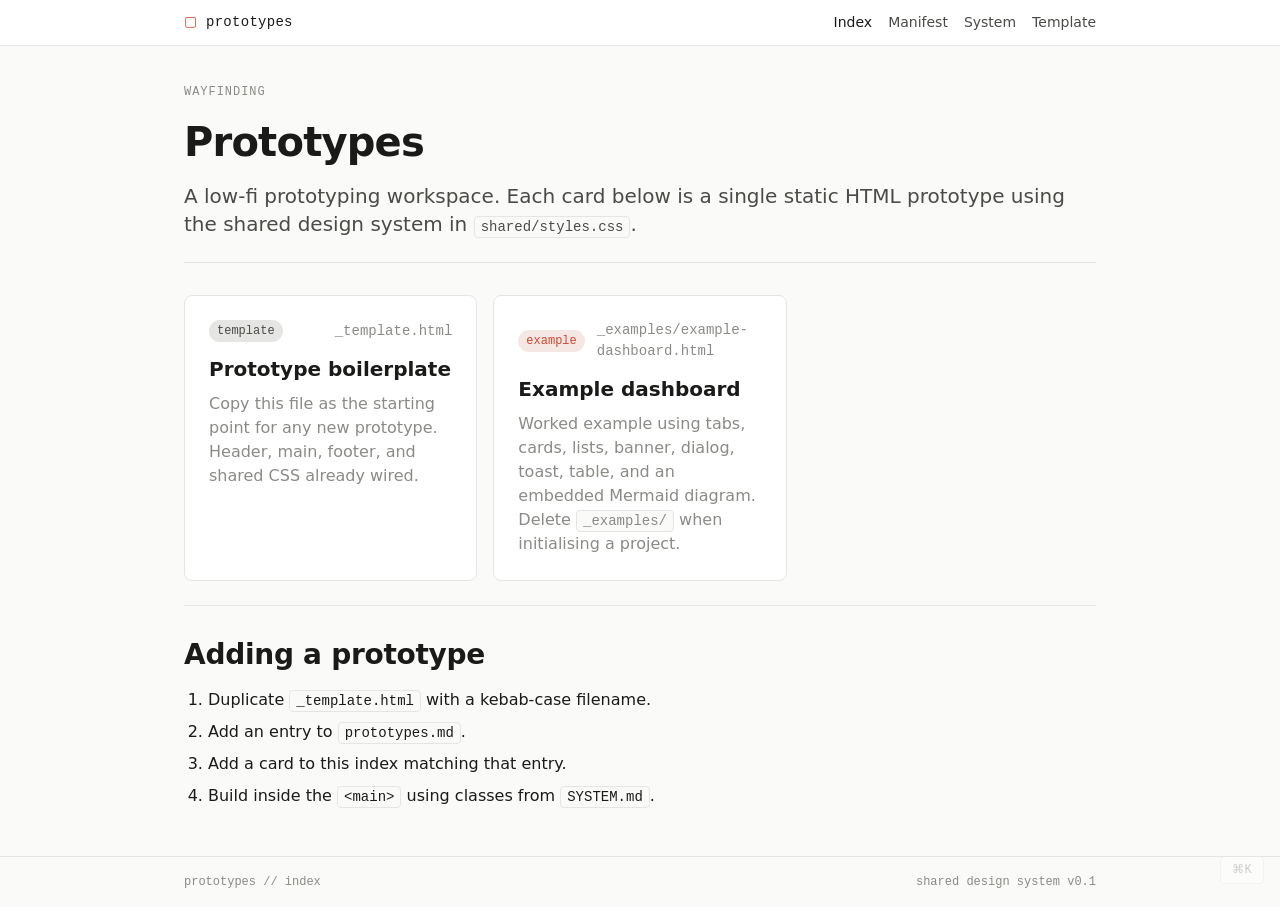
<file: prototypes/index.html>
<!doctype html>
<html lang="en">
<head>
  <meta charset="utf-8">
  <meta name="viewport" content="width=device-width, initial-scale=1">
  <title>Prototypes — Index</title>
  <link rel="stylesheet" href="shared/styles.css">
</head>
<body>
  <div class="shell">

    <header class="shell-header">
      <div class="container row-between">
        <a href="index.html" class="brand">prototypes</a>
        <nav class="nav">
          <a href="index.html" class="active">Index</a>
          <a href="prototypes.md">Manifest</a>
          <a href="SYSTEM.md">System</a>
          <a href="_template.html">Template</a>
        </nav>
      </div>
    </header>

    <main class="shell-main">
      <div class="container stack-lg">

        <div class="stack">
          <span class="eyebrow">Wayfinding</span>
          <h1>Prototypes</h1>
          <p class="lead">A low-fi prototyping workspace. Each card below is a single static HTML prototype using the shared design system in <code class="code">shared/styles.css</code>.</p>
        </div>

        <hr class="hr">

        <!-- Cards. Add one per prototype. Keep in sync with prototypes.md. -->
        <section class="grid grid-auto">

          <a class="card card-link" href="_template.html">
            <div class="row-between" style="margin-bottom: var(--s-3);">
              <span class="badge">template</span>
              <span class="mono muted">_template.html</span>
            </div>
            <div class="card-title">Prototype boilerplate</div>
            <p class="muted">Copy this file as the starting point for any new prototype. Header, main, footer, and shared CSS already wired.</p>
          </a>

          <a class="card card-link" href="_examples/example-dashboard.html">
            <div class="row-between" style="margin-bottom: var(--s-3);">
              <span class="badge badge-accent">example</span>
              <span class="mono muted">_examples/example-dashboard.html</span>
            </div>
            <div class="card-title">Example dashboard</div>
            <p class="muted">Worked example using tabs, cards, lists, banner, dialog, toast, table, and an embedded Mermaid diagram. Delete <code class="code">_examples/</code> when initialising a project.</p>
          </a>

        </section>

        <hr class="hr">

        <section class="stack">
          <h2>Adding a prototype</h2>
          <ol class="stack-sm" style="padding-left: var(--s-5);">
            <li>Duplicate <code class="code">_template.html</code> with a kebab-case filename.</li>
            <li>Add an entry to <code class="code">prototypes.md</code>.</li>
            <li>Add a card to this index matching that entry.</li>
            <li>Build inside the <code class="code">&lt;main&gt;</code> using classes from <code class="code">SYSTEM.md</code>.</li>
          </ol>
        </section>

      </div>
    </main>

    <footer class="shell-footer">
      <div class="container row-between">
        <span>prototypes // index</span>
        <span>shared design system v0.1</span>
      </div>
    </footer>

  </div>

  <!-- Persistent prototype switcher (Cmd+K) — auto-injects UI -->
  <script src="shared/proto-switcher.js" defer></script>
</body>
</html>
</file>
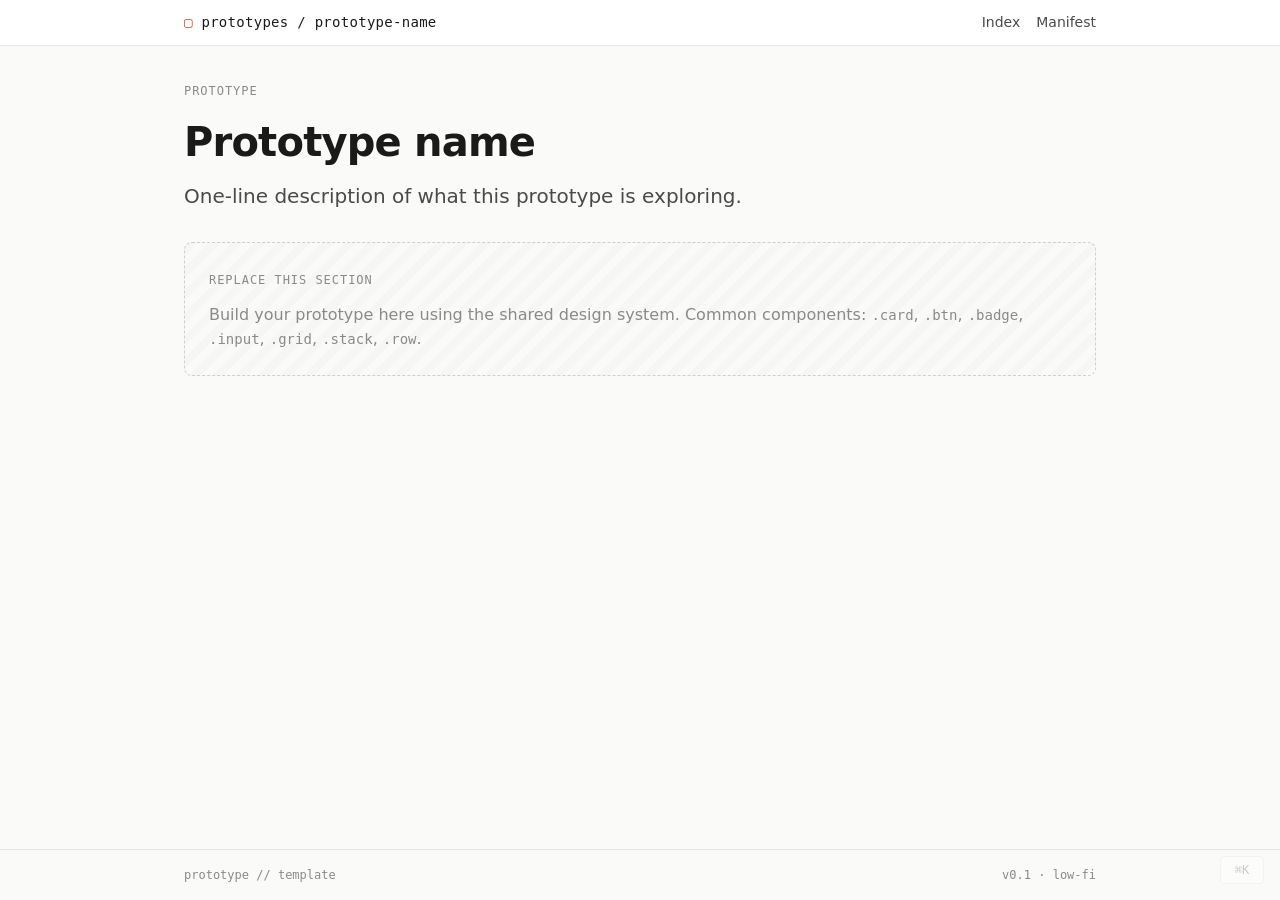
<file: prototypes/_template.html>
<!doctype html>
<html lang="en">
<head>
  <meta charset="utf-8">
  <meta name="viewport" content="width=device-width, initial-scale=1">
  <title>Prototype name — Prototype</title>
  <link rel="stylesheet" href="shared/styles.css">
</head>
<body>
  <div class="shell">

    <header class="shell-header">
      <div class="container row-between">
        <a href="index.html" class="brand">prototypes / prototype-name</a>
        <nav class="nav">
          <a href="index.html">Index</a>
          <a href="prototypes.md">Manifest</a>
        </nav>
      </div>
    </header>

    <main class="shell-main">
      <div class="container stack-lg">

        <div class="stack">
          <span class="eyebrow">Prototype</span>
          <h1>Prototype name</h1>
          <p class="lead">One-line description of what this prototype is exploring.</p>
        </div>

        <!-- Replace below. Use components from shared/styles.css. -->
        <section class="sketch">
          <span class="sketch-label">Replace this section</span>
          <p class="muted" style="margin-top: var(--s-3);">
            Build your prototype here using the shared design system.
            Common components: <code class="mono">.card</code>,
            <code class="mono">.btn</code>, <code class="mono">.badge</code>,
            <code class="mono">.input</code>, <code class="mono">.grid</code>,
            <code class="mono">.stack</code>, <code class="mono">.row</code>.
          </p>
        </section>

      </div>
    </main>

    <footer class="shell-footer">
      <div class="container row-between">
        <span>prototype // template</span>
        <span>v0.1 · low-fi</span>
      </div>
    </footer>

  </div>

  <!-- Persistent prototype switcher (Cmd+K) — auto-injects UI -->
  <script src="shared/proto-switcher.js" defer></script>
</body>
</html>
</file>
<file: prototypes/shared/styles.css>
/* ========================================================================
   Low-fi prototype design system
   Single source of truth for all prototypes in this folder.
   Add new component classes here, do not inline styles in prototypes.
   ======================================================================== */

/* ---- Design tokens ---------------------------------------------------- */
:root {
  /* Greyscale (low-fi palette) */
  --c-bg:        #fafaf9;
  --c-surface:   #ffffff;
  --c-line:      #e5e5e3;
  --c-line-2:    #cfcfcc;
  --c-ink:       #1a1a19;
  --c-ink-2:     #4a4a47;
  --c-muted:     #8a8a86;

  /* Single accent (use sparingly) */
  --c-accent:    #d4452e;
  --c-accent-2:  #f5e8e4;

  /* Status colours (for badges) */
  --c-ok:        #2f7a4a;
  --c-warn:      #b07a14;

  /* Type */
  --f-sans:  ui-sans-serif, system-ui, -apple-system, "Inter", sans-serif;
  --f-mono:  ui-monospace, "JetBrains Mono", "SF Mono", Menlo, monospace;
  --t-xs:    12px;
  --t-sm:    14px;
  --t-md:    16px;
  --t-lg:    20px;
  --t-xl:    28px;
  --t-2xl:   40px;

  /* Spacing scale (4px base) */
  --s-1:  4px;
  --s-2:  8px;
  --s-3:  12px;
  --s-4:  16px;
  --s-5:  24px;
  --s-6:  32px;
  --s-7:  48px;
  --s-8:  64px;

  /* Radius / depth */
  --r-sm: 4px;
  --r-md: 8px;
  --r-lg: 12px;
  --shadow: 0 1px 2px rgba(0,0,0,.04), 0 4px 12px rgba(0,0,0,.04);
}

/* ---- Reset ------------------------------------------------------------ */
*, *::before, *::after { box-sizing: border-box; }
html, body { margin: 0; padding: 0; }
body {
  background: var(--c-bg);
  color: var(--c-ink);
  font-family: var(--f-sans);
  font-size: var(--t-md);
  line-height: 1.5;
  -webkit-font-smoothing: antialiased;
}
a { color: var(--c-ink); text-decoration: underline; text-underline-offset: 3px; }
a:hover { color: var(--c-accent); }
img { max-width: 100%; display: block; }
button { font: inherit; }

/* ---- Layout primitives ------------------------------------------------ */
.container { max-width: 960px; margin: 0 auto; padding: 0 var(--s-5); }
.container-wide { max-width: 1200px; margin: 0 auto; padding: 0 var(--s-5); }

/* Vertical stack with consistent spacing */
.stack > * + * { margin-top: var(--s-4); }
.stack-sm > * + * { margin-top: var(--s-2); }
.stack-lg > * + * { margin-top: var(--s-6); }

/* Horizontal row */
.row { display: flex; align-items: center; gap: var(--s-3); }
.row-between { display: flex; align-items: center; justify-content: space-between; gap: var(--s-3); }
.row-wrap { flex-wrap: wrap; }

/* Grid */
.grid { display: grid; gap: var(--s-4); }
.grid-2 { grid-template-columns: repeat(2, 1fr); }
.grid-3 { grid-template-columns: repeat(3, 1fr); }
.grid-auto { grid-template-columns: repeat(auto-fill, minmax(260px, 1fr)); }

/* ---- Shell (header + main + footer used by every prototype) --------- */
.shell { min-height: 100vh; display: flex; flex-direction: column; }
.shell-header {
  border-bottom: 1px solid var(--c-line);
  background: var(--c-surface);
  padding: var(--s-3) 0;
}
.shell-header .brand {
  font-family: var(--f-mono);
  font-size: var(--t-sm);
  letter-spacing: 0.02em;
  text-decoration: none;
  color: var(--c-ink);
}
.shell-header .brand::before { content: "▢ "; color: var(--c-accent); }
.shell-main { flex: 1; padding: var(--s-6) 0; }
.shell-footer {
  border-top: 1px solid var(--c-line);
  padding: var(--s-4) 0;
  font-size: var(--t-xs);
  color: var(--c-muted);
  font-family: var(--f-mono);
}

/* ---- Typography ------------------------------------------------------- */
h1, h2, h3, h4 { margin: 0; font-weight: 600; line-height: 1.2; }
h1 { font-size: var(--t-2xl); letter-spacing: -0.02em; }
h2 { font-size: var(--t-xl); letter-spacing: -0.01em; }
h3 { font-size: var(--t-lg); }
h4 { font-size: var(--t-md); }
p  { margin: 0; }
.lead { font-size: var(--t-lg); color: var(--c-ink-2); line-height: 1.4; }
.muted { color: var(--c-muted); }
.mono { font-family: var(--f-mono); font-size: var(--t-sm); }
.eyebrow { font-family: var(--f-mono); font-size: var(--t-xs); text-transform: uppercase; letter-spacing: 0.08em; color: var(--c-muted); }

/* ---- Card ------------------------------------------------------------- */
.card {
  background: var(--c-surface);
  border: 1px solid var(--c-line);
  border-radius: var(--r-md);
  padding: var(--s-5);
}
.card-link {
  display: block;
  text-decoration: none;
  color: inherit;
  transition: border-color .12s, transform .12s;
}
.card-link:hover { border-color: var(--c-ink); color: inherit; }
.card-title { font-size: var(--t-lg); font-weight: 600; margin-bottom: var(--s-2); }

/* ---- Button ----------------------------------------------------------- */
.btn {
  display: inline-flex;
  align-items: center;
  gap: var(--s-2);
  padding: var(--s-2) var(--s-4);
  border: 1px solid var(--c-ink);
  border-radius: var(--r-sm);
  background: var(--c-ink);
  color: var(--c-surface);
  font-size: var(--t-sm);
  text-decoration: none;
  cursor: pointer;
  transition: opacity .12s;
}
.btn:hover { opacity: 0.85; color: var(--c-surface); }
.btn-secondary { background: transparent; color: var(--c-ink); }
.btn-secondary:hover { background: var(--c-ink); color: var(--c-surface); }
.btn-accent { background: var(--c-accent); border-color: var(--c-accent); }

/* ---- Badge ------------------------------------------------------------ */
.badge {
  display: inline-block;
  padding: 2px var(--s-2);
  border-radius: 999px;
  font-family: var(--f-mono);
  font-size: var(--t-xs);
  background: var(--c-line);
  color: var(--c-ink-2);
  text-transform: lowercase;
}
.badge-ok    { background: #e2efe7; color: var(--c-ok); }
.badge-warn  { background: #f6ecd5; color: var(--c-warn); }
.badge-accent{ background: var(--c-accent-2); color: var(--c-accent); }

/* ---- Input ------------------------------------------------------------ */
.input, .textarea, .select {
  width: 100%;
  padding: var(--s-2) var(--s-3);
  border: 1px solid var(--c-line-2);
  border-radius: var(--r-sm);
  background: var(--c-surface);
  font: inherit;
  color: var(--c-ink);
}
.input:focus, .textarea:focus, .select:focus { outline: 2px solid var(--c-accent-2); border-color: var(--c-accent); }
.label { display: block; font-size: var(--t-sm); color: var(--c-ink-2); margin-bottom: var(--s-1); }

/* ---- Nav -------------------------------------------------------------- */
.nav { display: flex; gap: var(--s-4); }
.nav a { font-size: var(--t-sm); text-decoration: none; color: var(--c-ink-2); }
.nav a:hover, .nav a.active { color: var(--c-ink); }

/* ---- Divider ---------------------------------------------------------- */
.hr { height: 1px; background: var(--c-line); border: 0; margin: var(--s-5) 0; }

/* ---- Sketch outline (helps signal "this is low-fi") ------------------- */
.sketch {
  border: 1px dashed var(--c-line-2);
  border-radius: var(--r-md);
  padding: var(--s-5);
  background: repeating-linear-gradient(
    -45deg,
    transparent 0 8px,
    rgba(0,0,0,.015) 8px 16px
  );
}
.sketch-label {
  font-family: var(--f-mono);
  font-size: var(--t-xs);
  color: var(--c-muted);
  text-transform: uppercase;
  letter-spacing: 0.08em;
}

/* ---- Dialog (uses native <dialog> element) --------------------------- */
.dialog {
  border: 1px solid var(--c-line);
  border-radius: var(--r-md);
  padding: 0;
  max-width: 480px;
  width: 90vw;
  background: var(--c-surface);
  color: var(--c-ink);
  box-shadow: var(--shadow);
}
.dialog::backdrop { background: rgba(0,0,0,.35); }
.dialog-header { padding: var(--s-4) var(--s-5); border-bottom: 1px solid var(--c-line); display: flex; justify-content: space-between; align-items: center; }
.dialog-body   { padding: var(--s-5); }
.dialog-footer { padding: var(--s-4) var(--s-5); border-top: 1px solid var(--c-line); display: flex; gap: var(--s-2); justify-content: flex-end; }
.dialog-close  { background: none; border: 0; font-size: var(--t-lg); cursor: pointer; color: var(--c-muted); padding: 0; line-height: 1; }
.dialog-close:hover { color: var(--c-ink); }

/* ---- Sidebar --------------------------------------------------------- */
.sidebar {
  position: fixed;
  top: 0; bottom: 0; left: 0;
  width: 280px;
  background: var(--c-surface);
  border-right: 1px solid var(--c-line);
  padding: var(--s-5);
  transform: translateX(-100%);
  transition: transform .2s ease;
  z-index: 50;
  overflow-y: auto;
}
.sidebar[data-state="open"] { transform: translateX(0); }
.sidebar-overlay {
  position: fixed; inset: 0;
  background: rgba(0,0,0,.25);
  opacity: 0; pointer-events: none;
  transition: opacity .2s ease;
  z-index: 40;
}
body[data-sidebar="open"] .sidebar-overlay { opacity: 1; pointer-events: auto; }

/* ---- Toast ----------------------------------------------------------- */
.toast-container {
  position: fixed;
  bottom: var(--s-5); right: var(--s-5);
  display: flex; flex-direction: column; gap: var(--s-2);
  z-index: 100;
  pointer-events: none;
}
.toast {
  background: var(--c-ink);
  color: var(--c-surface);
  padding: var(--s-3) var(--s-4);
  border-radius: var(--r-sm);
  font-size: var(--t-sm);
  box-shadow: var(--shadow);
  pointer-events: auto;
  animation: toast-in .2s ease;
}
@keyframes toast-in { from { opacity: 0; transform: translateY(8px); } to { opacity: 1; transform: none; } }

/* ---- Tabs ------------------------------------------------------------ */
.tabs { border-bottom: 1px solid var(--c-line); display: flex; gap: var(--s-4); }
.tab  {
  padding: var(--s-3) 0;
  font-size: var(--t-sm);
  color: var(--c-muted);
  border-bottom: 2px solid transparent;
  background: none; border-top: 0; border-left: 0; border-right: 0;
  cursor: pointer;
}
.tab[aria-selected="true"], .tab.active { color: var(--c-ink); border-bottom-color: var(--c-ink); }
.tab-panel[hidden] { display: none; }

/* ---- List ------------------------------------------------------------ */
.list { list-style: none; padding: 0; margin: 0; border: 1px solid var(--c-line); border-radius: var(--r-md); overflow: hidden; }
.list-item { padding: var(--s-3) var(--s-4); border-bottom: 1px solid var(--c-line); background: var(--c-surface); }
.list-item:last-child { border-bottom: 0; }
.list-item:hover { background: var(--c-bg); }

/* ---- Table ----------------------------------------------------------- */
.table { width: 100%; border-collapse: collapse; font-size: var(--t-sm); }
.table th, .table td { padding: var(--s-2) var(--s-3); border-bottom: 1px solid var(--c-line); text-align: left; }
.table th { font-weight: 600; color: var(--c-ink-2); font-size: var(--t-xs); text-transform: uppercase; letter-spacing: 0.05em; }

/* ---- Avatar / kbd / code -------------------------------------------- */
.avatar {
  display: inline-flex; align-items: center; justify-content: center;
  width: 32px; height: 32px; border-radius: 50%;
  background: var(--c-line); color: var(--c-ink-2);
  font-size: var(--t-xs); font-weight: 600;
}
.kbd {
  display: inline-block; padding: 2px 6px;
  border: 1px solid var(--c-line-2); border-bottom-width: 2px;
  border-radius: 4px;
  font-family: var(--f-mono); font-size: var(--t-xs);
  background: var(--c-bg);
}
.code {
  font-family: var(--f-mono); font-size: var(--t-sm);
  background: var(--c-bg); padding: 2px 6px;
  border-radius: 4px; border: 1px solid var(--c-line);
}
.code-block {
  font-family: var(--f-mono); font-size: var(--t-sm);
  background: var(--c-bg); padding: var(--s-3) var(--s-4);
  border-radius: var(--r-sm); border: 1px solid var(--c-line);
  overflow-x: auto; white-space: pre;
}

/* ---- Empty state ---------------------------------------------------- */
.empty {
  text-align: center; padding: var(--s-7) var(--s-5);
  color: var(--c-muted);
  border: 1px dashed var(--c-line-2);
  border-radius: var(--r-md);
}

/* ---- Toggle / switch ------------------------------------------------ */
.switch { position: relative; display: inline-block; width: 36px; height: 20px; }
.switch input { opacity: 0; width: 0; height: 0; }
.switch-track {
  position: absolute; inset: 0;
  background: var(--c-line-2); border-radius: 999px;
  transition: background .15s;
  cursor: pointer;
}
.switch-track::before {
  content: ""; position: absolute;
  width: 16px; height: 16px; left: 2px; top: 2px;
  background: var(--c-surface); border-radius: 50%;
  transition: transform .15s;
}
.switch input:checked + .switch-track { background: var(--c-ink); }
.switch input:checked + .switch-track::before { transform: translateX(16px); }

/* ---- Banner --------------------------------------------------------- */
.banner {
  display: flex; gap: var(--s-3);
  padding: var(--s-3) var(--s-4);
  border: 1px solid var(--c-line);
  border-left: 3px solid var(--c-ink);
  border-radius: var(--r-sm);
  background: var(--c-surface);
  font-size: var(--t-sm);
}
.banner-warn { border-left-color: var(--c-warn); }
.banner-ok   { border-left-color: var(--c-ok); }
.banner-accent { border-left-color: var(--c-accent); }

/* ---- Chat (composable pieces, see shared/patterns/chat.html) -------- */
.chat { display: flex; flex-direction: column; height: 100%; max-height: 600px; border: 1px solid var(--c-line); border-radius: var(--r-md); background: var(--c-surface); overflow: hidden; }
.chat-thread { flex: 1; overflow-y: auto; padding: var(--s-4); display: flex; flex-direction: column; gap: var(--s-3); }
.chat-message { max-width: 80%; padding: var(--s-3) var(--s-4); border-radius: var(--r-md); font-size: var(--t-sm); line-height: 1.5; }
.chat-message--user { align-self: flex-end; background: var(--c-ink); color: var(--c-surface); border-bottom-right-radius: 4px; }
.chat-message--ai   { align-self: flex-start; background: var(--c-bg); border: 1px solid var(--c-line); border-bottom-left-radius: 4px; }
.chat-message-meta  { font-family: var(--f-mono); font-size: var(--t-xs); color: var(--c-muted); margin-top: 2px; }
.chat-typing { align-self: flex-start; display: inline-flex; gap: 4px; padding: var(--s-3) var(--s-4); }
.chat-typing span { width: 6px; height: 6px; border-radius: 50%; background: var(--c-muted); animation: typing 1.2s infinite; }
.chat-typing span:nth-child(2) { animation-delay: .15s; }
.chat-typing span:nth-child(3) { animation-delay: .3s; }
@keyframes typing { 0%, 60%, 100% { opacity: .3; } 30% { opacity: 1; } }
.chat-input  { display: flex; gap: var(--s-2); padding: var(--s-3) var(--s-4); border-top: 1px solid var(--c-line); background: var(--c-surface); }
.chat-input textarea { flex: 1; resize: none; padding: var(--s-2) var(--s-3); border: 1px solid var(--c-line-2); border-radius: var(--r-sm); font: inherit; min-height: 40px; max-height: 160px; }

/* ---- Layout helpers for sidebar + main shell ----------------------- */
.app-shell { display: grid; grid-template-columns: 240px 1fr; min-height: 100vh; }
.app-shell-nav { border-right: 1px solid var(--c-line); padding: var(--s-5); background: var(--c-surface); }
.app-shell-main { padding: var(--s-6); }
@media (max-width: 720px) {
  .app-shell { grid-template-columns: 1fr; }
  .app-shell-nav { display: none; }
}

/* ---- Prototype switcher (proto-switcher.js, persistent across all prototypes) ---- */
.proto-switcher-button {
  position: fixed;
  bottom: var(--s-4);
  right: var(--s-4);
  width: 44px;
  height: 28px;
  display: inline-flex;
  align-items: center;
  justify-content: center;
  border: 1px solid var(--c-line);
  border-radius: var(--r-sm);
  background: var(--c-surface);
  color: var(--c-muted);
  font-family: var(--f-mono);
  font-size: var(--t-xs);
  cursor: pointer;
  opacity: 0.4;
  transition: opacity .15s, color .15s, border-color .15s;
  z-index: 80;
}
.proto-switcher-button:hover { opacity: 1; color: var(--c-ink); border-color: var(--c-ink); }
.proto-switcher-button span { line-height: 1; }

.proto-switcher-modal {
  position: fixed; inset: 0;
  background: rgba(0,0,0,.35);
  display: flex; align-items: flex-start; justify-content: center;
  padding-top: 12vh;
  z-index: 200;
}
.proto-switcher-modal[hidden] { display: none; }

.proto-switcher-card {
  width: 90%; max-width: 560px;
  background: var(--c-surface);
  border: 1px solid var(--c-line);
  border-radius: var(--r-md);
  box-shadow: var(--shadow);
  overflow: hidden;
  display: flex; flex-direction: column;
  max-height: 70vh;
}
.proto-switcher-search {
  width: 100%;
  padding: var(--s-4);
  border: 0; border-bottom: 1px solid var(--c-line);
  font: inherit; font-size: var(--t-md);
  outline: none;
  background: var(--c-surface);
  color: var(--c-ink);
}
.proto-switcher-list {
  list-style: none; margin: 0; padding: 0;
  overflow-y: auto;
  flex: 1;
}
.proto-switcher-item {
  display: flex; gap: var(--s-3);
  padding: var(--s-3) var(--s-4);
  border-bottom: 1px solid var(--c-line);
  cursor: pointer;
  align-items: center;
  justify-content: space-between;
}
.proto-switcher-item:last-child { border-bottom: 0; }
.proto-switcher-item.is-active { background: var(--c-bg); }
.proto-switcher-item-main { display: flex; flex-direction: column; gap: 2px; min-width: 0; flex: 1; }
.proto-switcher-item-title { font-weight: 600; color: var(--c-ink); font-size: var(--t-sm); }
.proto-switcher-item-purpose { color: var(--c-muted); font-size: var(--t-xs); white-space: nowrap; overflow: hidden; text-overflow: ellipsis; }
.proto-switcher-item-meta { display: flex; align-items: center; gap: var(--s-2); flex-shrink: 0; }
.proto-switcher-empty { padding: var(--s-5); text-align: center; color: var(--c-muted); font-size: var(--t-sm); }
.proto-switcher-footer {
  padding: var(--s-2) var(--s-4);
  border-top: 1px solid var(--c-line);
  background: var(--c-bg);
  font-size: var(--t-xs);
  color: var(--c-muted);
  font-family: var(--f-mono);
}

/* ---- Responsive ------------------------------------------------------- */
@media (max-width: 720px) {
  .grid-2, .grid-3 { grid-template-columns: 1fr; }
  .row { flex-wrap: wrap; }
  h1 { font-size: 32px; }
  .sidebar { width: 85vw; }
  .proto-switcher-button { bottom: var(--s-3); right: var(--s-3); }
  .proto-switcher-card { max-width: 95%; }
}
</file>
